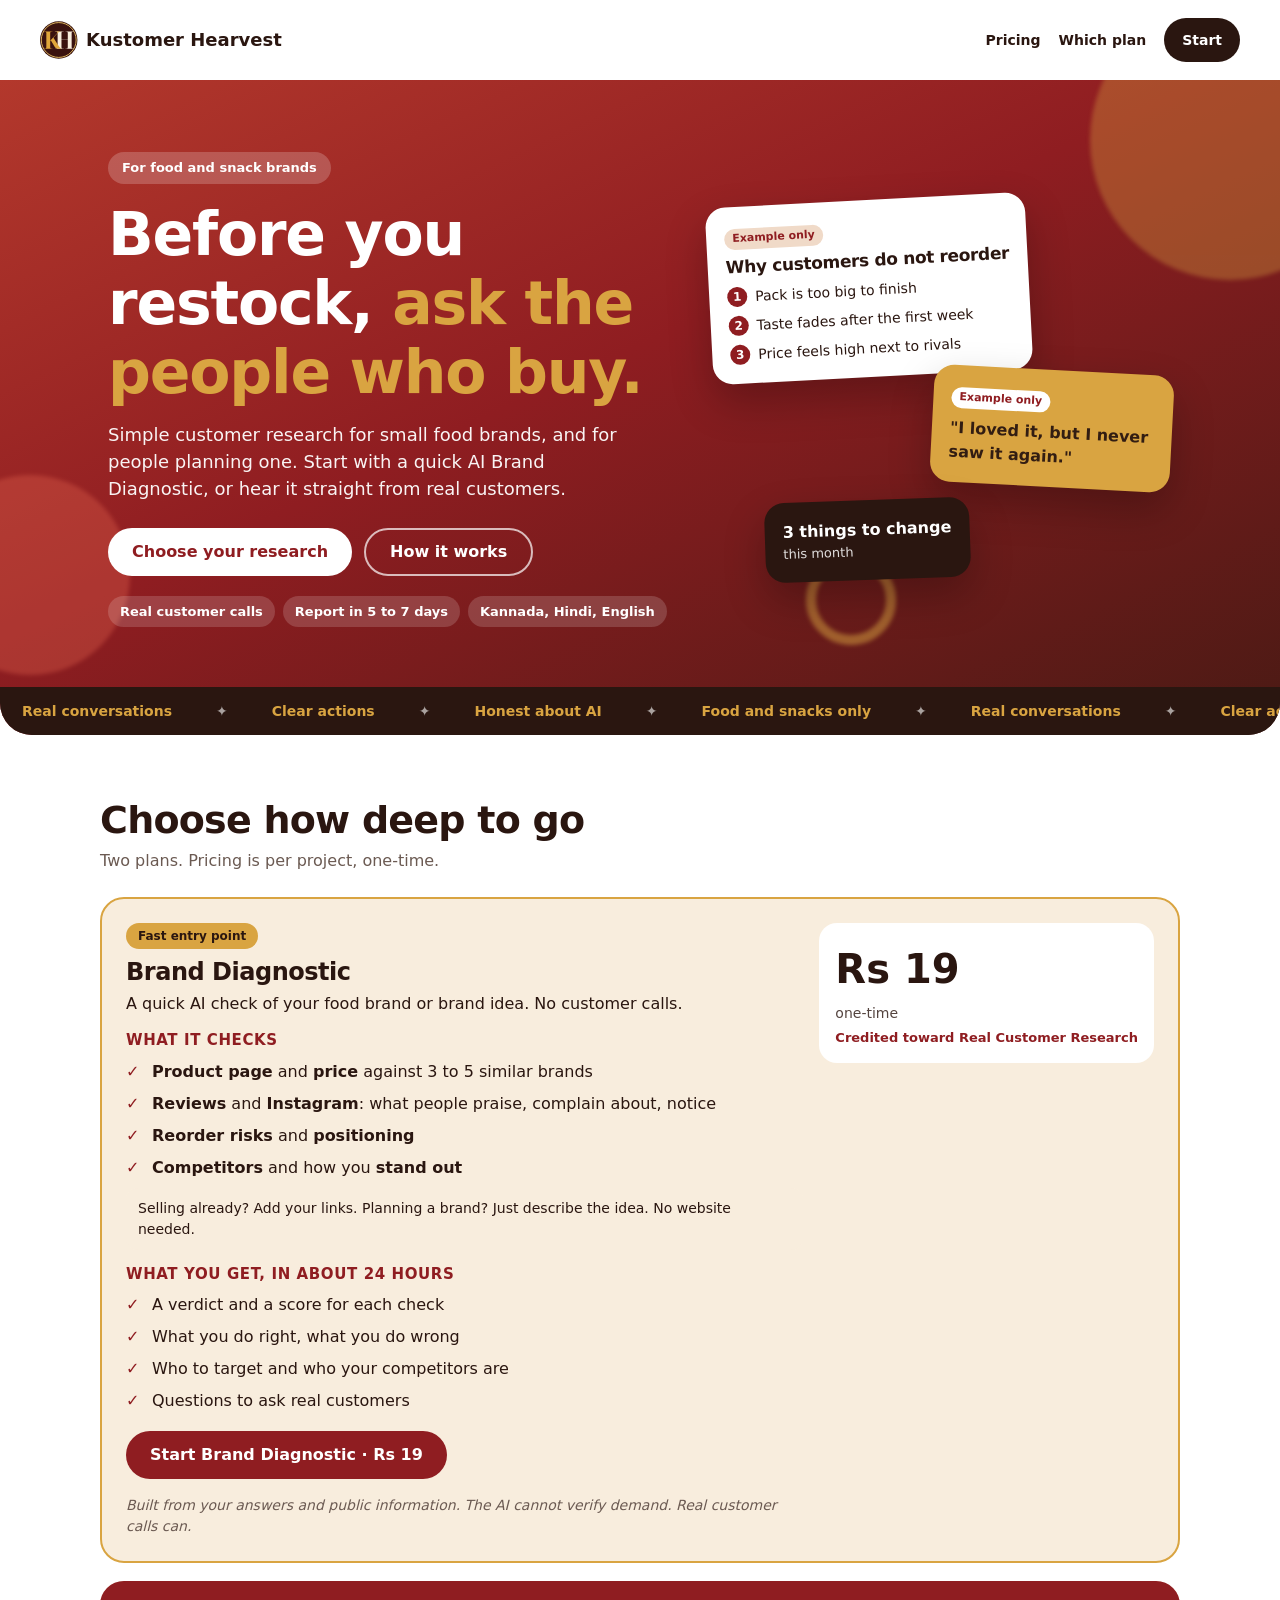
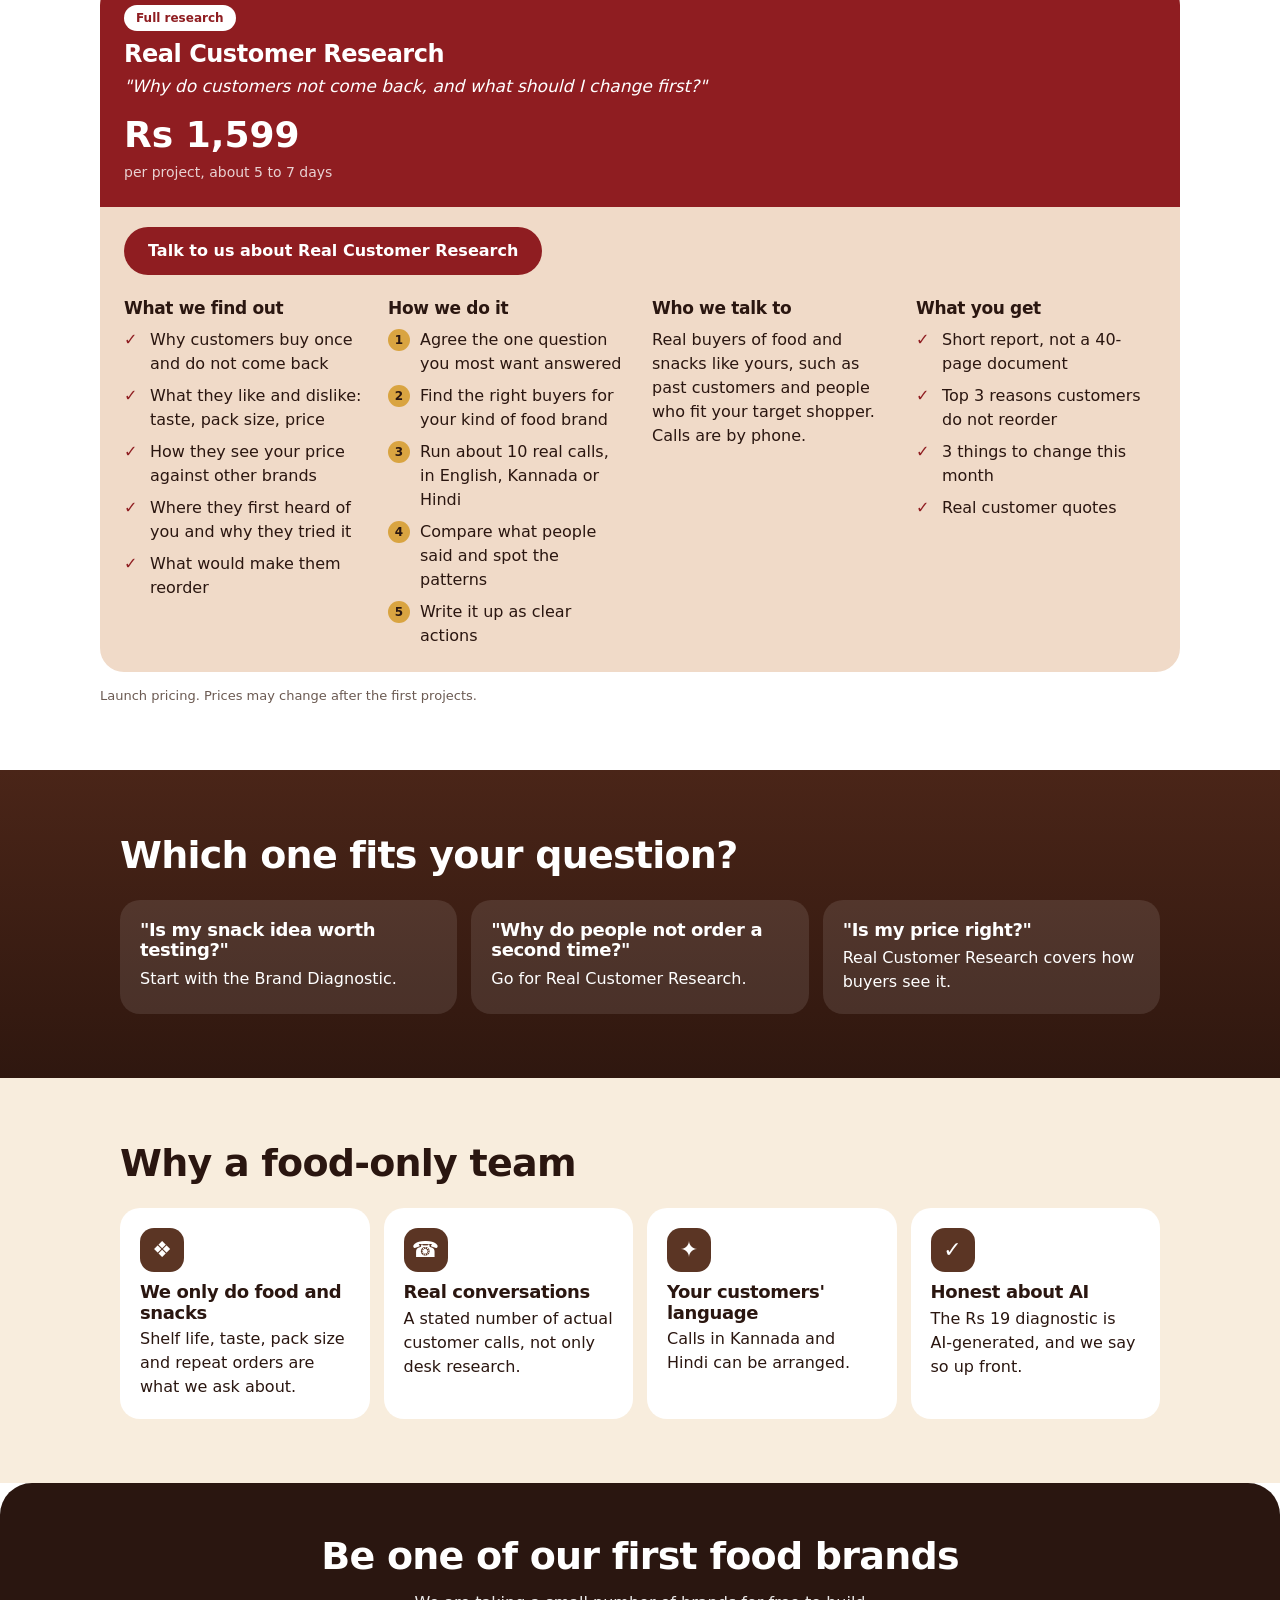
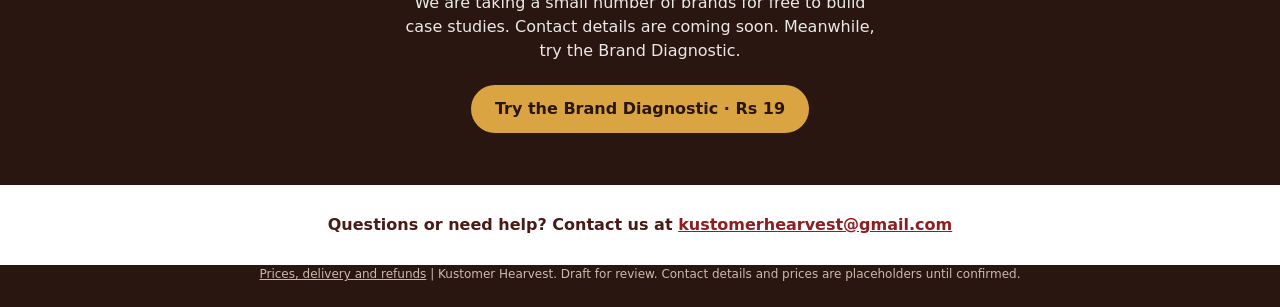
<file: index.html>
<!doctype html>
<html lang="en">
<head>
<meta charset="utf-8">
<meta name="viewport" content="width=device-width, initial-scale=1">
<title>Kustomer Hearvest | Customer research for small food and snack brands</title>
<meta name="description" content="Pick an AI Brand Diagnostic or real conversations with your buyers. Customer research for small food and snack brands.">
<link rel="icon" type="image/svg+xml" href="logo-mark.svg">
<link rel="stylesheet" href="style.css">
</head>
<body>
<header class="top">
  <a class="logo" href="index.html" data-go="home"><img class="mk" src="logo-mark.svg" alt="" width="38" height="38"><span class="nm">Kustomer Hearvest</span></a>
  <nav><a href="#plans" data-anchor="plans">Pricing</a><a href="#fit" data-anchor="fit">Which plan</a><a class="pill" href="diagnostic.html" data-go="diagnostic">Start</a></nav>
</header>

<section class="hero">
  <span class="blob b1"></span><span class="blob b2"></span><span class="blob b3"></span>
  <div class="hero-in">
    <div class="hero-copy">
      <span class="badge">For food and snack brands</span>
      <h1>Before you restock, <em>ask the people who buy.</em></h1>
      <p>Simple customer research for small food brands, and for people planning one. Start with a quick AI Brand Diagnostic, or hear it straight from real customers.</p>
      <div class="cta"><a class="btn btn-light" href="#plans" data-anchor="plans">Choose your research</a><a class="btn btn-ghost" href="#how" data-anchor="how">How it works</a></div>
      <ul class="chips"><li>Real customer calls</li><li>Report in 5 to 7 days</li><li>Kannada, Hindi, English</li></ul>
    </div>
    <div class="hero-art" aria-hidden="true">
      <div class="card c-main">
        <span class="eg">Example only</span>
        <h3>Why customers do not reorder</h3>
        <ol><li>Pack is too big to finish</li><li>Taste fades after the first week</li><li>Price feels high next to rivals</li></ol>
      </div>
      <div class="card c-quote">
        <span class="eg">Example only</span>
        <p>"I loved it, but I never saw it again."</p>
      </div>
      <div class="card c-fix"><strong>3 things to change</strong><span>this month</span></div>
    </div>
  </div>
  <div class="ribbon"><div class="track"><span>Real conversations</span><span>Clear actions</span><span>Honest about AI</span><span>Food and snacks only</span><span>Real conversations</span><span>Clear actions</span><span>Honest about AI</span><span>Food and snacks only</span></div></div>
</section>

<main>
<section class="sec" id="plans">
  <h2>Choose how deep to go</h2>
  <p class="sub">Two plans. Pricing is per project, one-time.</p>

  <article class="banner">
    <div>
      <span class="tag">Fast entry point</span>
      <h3>Brand Diagnostic</h3>
      <p>A quick AI check of your food brand or brand idea. No customer calls.</p>
      <h4 class="mini">What it checks</h4>
      <ul class="checks">
        <li><strong>Product page</strong> and <strong>price</strong> against 3 to 5 similar brands</li>
        <li><strong>Reviews</strong> and <strong>Instagram</strong>: what people praise, complain about, notice</li>
        <li><strong>Reorder risks</strong> and <strong>positioning</strong></li>
        <li><strong>Competitors</strong> and how you <strong>stand out</strong></li>
      </ul>
      <p class="pathnote">Selling already? Add your links. Planning a brand? Just describe the idea. No website needed.</p>
      <h4 class="mini">What you get, in about 24 hours</h4>
      <ul class="checks">
        <li>A verdict and a score for each check</li>
        <li>What you do right, what you do wrong</li>
        <li>Who to target and who your competitors are</li>
        <li>Questions to ask real customers</li>
      </ul>
      <a class="btn btn-red btn-in" href="diagnostic.html" data-go="diagnostic">Start Brand Diagnostic &middot; Rs 19</a>
      <p class="limit">Built from your answers and public information. The AI cannot verify demand. Real customer calls can.</p>
    </div>
    <div class="bprice"><span class="price">Rs 19</span><span class="per">one-time</span><span class="credit">Credited toward Real Customer Research</span></div>
  </article>

  <article class="plan">
    <div class="plan-head">
      <span class="tag tag-w">Full research</span>
      <h3>Real Customer Research</h3>
      <p class="quote">"Why do customers not come back, and what should I change first?"</p>
      <div class="price">Rs 1,599 <span class="per">per project, about 5 to 7 days</span></div>
    </div>
    <div class="plan-cta"><a class="btn btn-light" href="book-research.html" data-go="research">Talk to us about Real Customer Research</a></div>
    <div class="cols">
      <div><h4>What we find out</h4><ul class="checks">
        <li>Why customers buy once and do not come back</li>
        <li>What they like and dislike: taste, pack size, price</li>
        <li>How they see your price against other brands</li>
        <li>Where they first heard of you and why they tried it</li>
        <li>What would make them reorder</li></ul></div>
      <div id="how"><h4>How we do it</h4><ol class="steps">
        <li>Agree the one question you most want answered</li>
        <li>Find the right buyers for your kind of food brand</li>
        <li>Run about 10 real calls, in English, Kannada or Hindi</li>
        <li>Compare what people said and spot the patterns</li>
        <li>Write it up as clear actions</li></ol></div>
      <div><h4>Who we talk to</h4><p>Real buyers of food and snacks like yours, such as past customers and people who fit your target shopper. Calls are by phone.</p></div>
      <div><h4>What you get</h4><ul class="checks">
        <li>Short report, not a 40-page document</li>
        <li>Top 3 reasons customers do not reorder</li>
        <li>3 things to change this month</li>
        <li>Real customer quotes</li></ul></div>
    </div>
  </article>
  <p class="fine">Launch pricing. Prices may change after the first projects.</p>
</section>

<section class="sec dark" id="fit">
  <h2>Which one fits your question?</h2>
  <div class="grid3">
    <div class="tile"><h3>"Is my snack idea worth testing?"</h3><p>Start with the Brand Diagnostic.</p></div>
    <div class="tile"><h3>"Why do people not order a second time?"</h3><p>Go for Real Customer Research.</p></div>
    <div class="tile"><h3>"Is my price right?"</h3><p>Real Customer Research covers how buyers see it.</p></div>
  </div>
</section>

<section class="sec cream">
  <h2>Why a food-only team</h2>
  <div class="grid2">
    <div class="feat"><span class="ico">&#10070;</span><h3>We only do food and snacks</h3><p>Shelf life, taste, pack size and repeat orders are what we ask about.</p></div>
    <div class="feat"><span class="ico">&#9742;</span><h3>Real conversations</h3><p>A stated number of actual customer calls, not only desk research.</p></div>
    <div class="feat"><span class="ico">&#10022;</span><h3>Your customers' language</h3><p>Calls in Kannada and Hindi can be arranged.</p></div>
    <div class="feat"><span class="ico">&#10003;</span><h3>Honest about AI</h3><p>The Rs 19 diagnostic is AI-generated, and we say so up front.</p></div>
  </div>
</section>

<section class="final" id="start">
  <h2>Be one of our first food brands</h2>
  <p>We are taking a small number of brands for free to build case studies. Contact details are coming soon. Meanwhile, try the Brand Diagnostic.</p>
  <a class="btn btn-gold" href="diagnostic.html" data-go="diagnostic">Try the Brand Diagnostic &middot; Rs 19</a>
</section>
</main>
<p class="contactline">Questions or need help? Contact us at <a href="mailto:kustomerhearvest@gmail.com">kustomerhearvest@gmail.com</a></p>
<footer class="foot"><a href="policies.html" style="color:inherit">Prices, delivery and refunds</a> | Kustomer Hearvest. Draft for review. Contact details and prices are placeholders until confirmed.</footer>
</body>
</html>
</file>
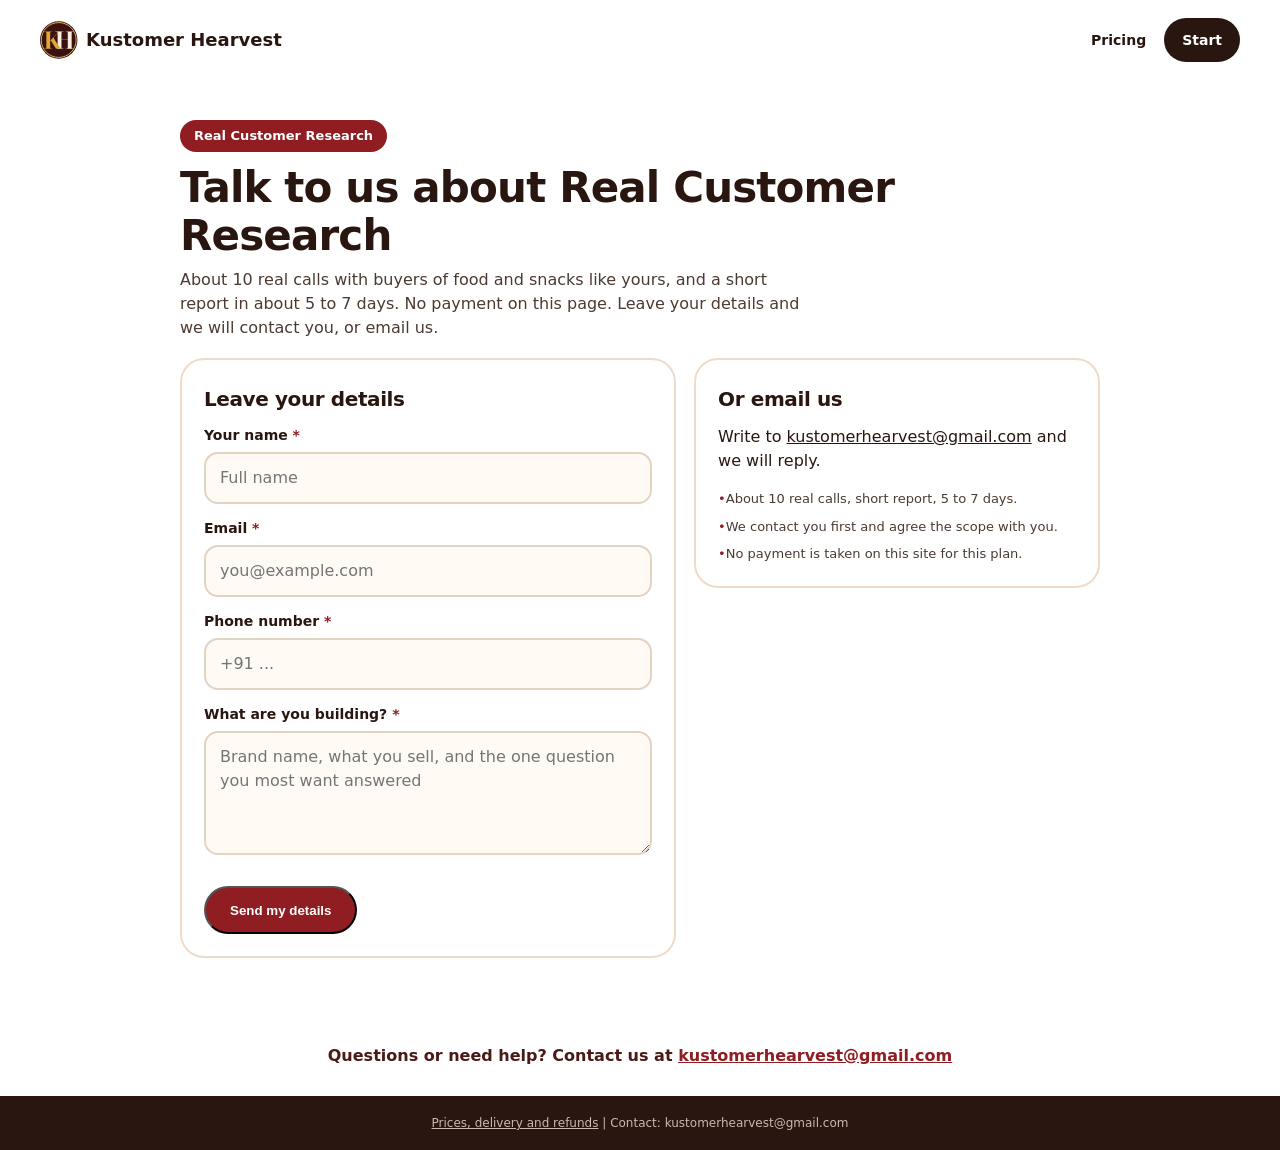
<file: book-research.html>
<!doctype html>
<html lang="en">
<head>
<meta charset="utf-8">
<meta name="viewport" content="width=device-width, initial-scale=1">
<title>Book research | Kustomer Hearvest</title>
<meta name="description" content="Pick an AI Brand Diagnostic or real conversations with your buyers. Customer research for small food and snack brands.">
<link rel="icon" type="image/svg+xml" href="logo-mark.svg">
<link rel="stylesheet" href="style.css">
</head>
<body>
<header class="top">
  <a class="logo" href="index.html" data-go="home"><img class="mk" src="logo-mark.svg" alt="" width="38" height="38"><span class="nm">Kustomer Hearvest</span></a>
  <nav><a href="index.html#plans" data-go="home" data-anchor="plans">Pricing</a><a class="pill" href="diagnostic.html" data-go="diagnostic">Start</a></nav>
</header>
<main class="flow">
<section class="fl-head"><span class="badge badge-r">Real Customer Research</span><h1>Talk to us about Real Customer Research</h1>
<p>About 10 real calls with buyers of food and snacks like yours, and a short report in about 5 to 7 days. No payment on this page. Leave your details and we will contact you, or email us.</p></section>
<div class="split">
<form class="formcard" id="lead">
<h2>Leave your details</h2>
<label class="fld"><span class="lab">Your name <b>*</b></span><input type="text" name="name" maxlength="80" placeholder="Full name"></label>
<label class="fld"><span class="lab">Email <b>*</b></span><input type="email" name="email" maxlength="120" placeholder="you@example.com"></label>
<label class="fld"><span class="lab">Phone number <b>*</b></span><input type="tel" name="phone" maxlength="20" placeholder="+91 ..."></label>
<label class="fld"><span class="lab">What are you building? <b>*</b></span><textarea name="msg" rows="4" maxlength="600" placeholder="Brand name, what you sell, and the one question you most want answered"></textarea></label>
<p class="fine" id="leadmsg" role="status"></p>
<button class="btn btn-red" type="submit" id="leadbtn">Send my details</button>
</form>
<section class="formcard">
<h2>Or email us</h2>
<p>Write to <a href="mailto:kustomerhearvest@gmail.com">kustomerhearvest@gmail.com</a> and we will reply.</p>
<ul class="trust"><li>About 10 real calls, short report, 5 to 7 days.</li><li>We contact you first and agree the scope with you.</li><li>No payment is taken on this site for this plan.</li></ul>
</section>
</div>
</main>
<script>
(function(){
var f=document.getElementById("lead"),m=document.getElementById("leadmsg"),btn=document.getElementById("leadbtn");
f.addEventListener("submit",function(e){e.preventDefault();
var d={name:f.name.value.trim(),email:f.email.value.trim(),phone:f.phone.value.trim(),msg:f.msg.value.trim()};
if(!d.name||!/^[^@\s]+@[^@\s]+\.[^@\s]+$/.test(d.email)||d.phone.replace(/\D/g,"").length<8||d.msg.length<3){m.textContent="Please fill in your name, a valid email, your phone number and a line about your brand.";return;}
btn.disabled=true;m.textContent="Sending...";
fetch("https://kustomer-hearvest-api.prakruthigowda2005.workers.dev/lead",{method:"POST",headers:{"content-type":"application/json"},body:JSON.stringify(d)})
.then(function(r){return r.json().then(function(j){return {ok:r.ok,j:j};});})
.then(function(x){if(x.ok){f.innerHTML="<h2>Thanks, we have your details.</h2><p>We will email you soon. You can also write to kustomerhearvest@gmail.com.</p>";}else{btn.disabled=false;m.textContent=x.j.error||"Could not send. Please email kustomerhearvest@gmail.com.";}})
.catch(function(){btn.disabled=false;m.textContent="Could not send. Please email kustomerhearvest@gmail.com.";});
});})();
</script>
<p class="contactline">Questions or need help? Contact us at <a href="mailto:kustomerhearvest@gmail.com">kustomerhearvest@gmail.com</a></p>
<footer class="foot dark-foot"><a href="policies.html" style="color:inherit">Prices, delivery and refunds</a> | Contact: kustomerhearvest@gmail.com</footer>
</body>
</html>
</file>
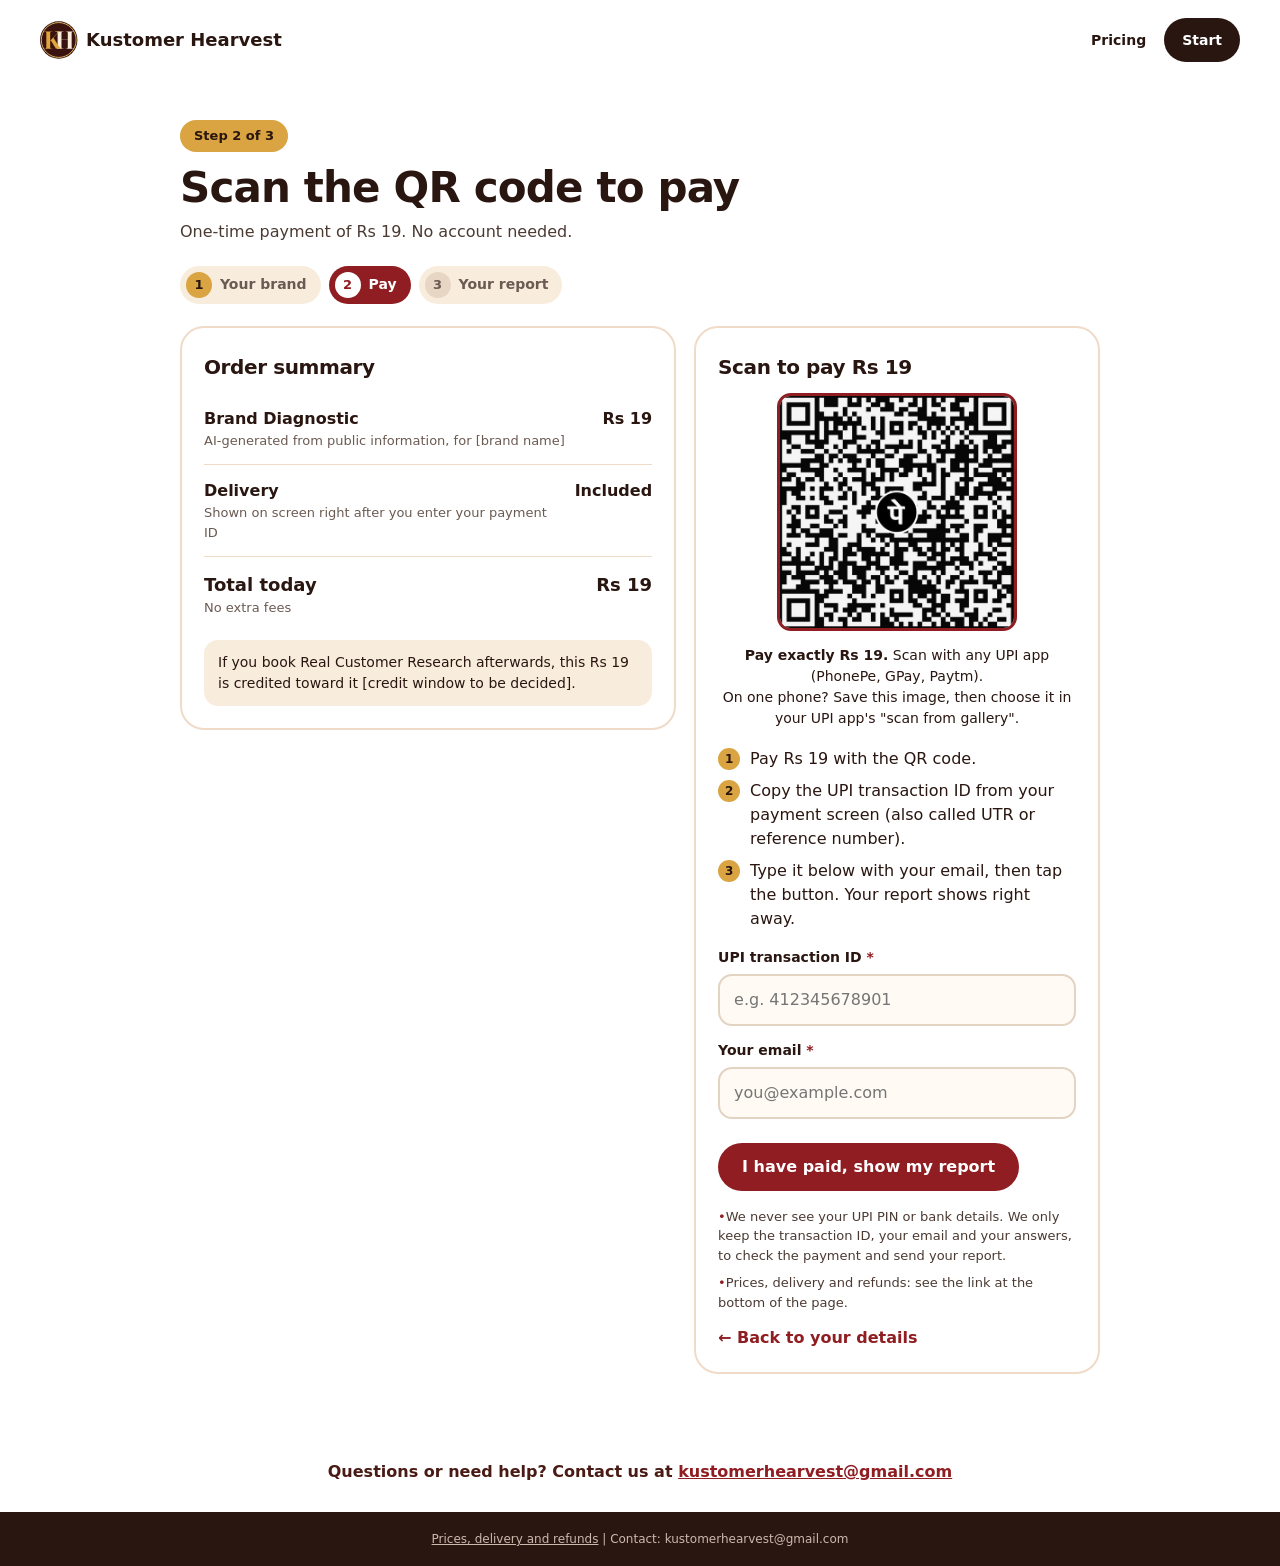
<file: checkout.html>
<!doctype html>
<html lang="en">
<head>
<meta charset="utf-8">
<meta name="viewport" content="width=device-width, initial-scale=1">
<title>Payment | Kustomer Hearvest</title>
<meta name="description" content="Pick an AI Brand Diagnostic or real conversations with your buyers. Customer research for small food and snack brands.">
<link rel="icon" type="image/svg+xml" href="logo-mark.svg">
<link rel="stylesheet" href="style.css">
</head>
<body>
<header class="top">
  <a class="logo" href="index.html" data-go="home"><img class="mk" src="logo-mark.svg" alt="" width="38" height="38"><span class="nm">Kustomer Hearvest</span></a>
  <nav><a href="index.html#plans" data-go="home" data-anchor="plans">Pricing</a><a class="pill" href="diagnostic.html" data-go="diagnostic">Start</a></nav>
</header>
<main class="flow">
<section class="fl-head"><span class="badge badge-d">Step 2 of 3</span><h1>Scan the QR code to pay</h1>
<p>One-time payment of Rs 19. No account needed.</p></section>
<ol class="stepper"><li class="done"><span>1</span>Your brand</li><li class="on"><span>2</span>Pay</li><li class=""><span>3</span>Your report</li></ol>
<div class="split">
<section class="formcard">
<h2>Order summary</h2>
<div class="sumrow"><div><strong>Brand Diagnostic</strong><small>AI-generated from public information, for [brand name]</small></div><b>Rs 19</b></div>
<div class="sumrow"><div><strong>Delivery</strong><small>Shown on screen right after you enter your payment ID</small></div><b>Included</b></div>
<div class="sumrow tot"><div><strong>Total today</strong><small>No extra fees</small></div><b>Rs 19</b></div>
<p class="credit-note">If you book Real Customer Research afterwards, this Rs 19 is credited toward it [credit window to be decided].</p>
</section>
<section class="formcard">
<h2>Scan to pay Rs 19</h2>
<div class="qrwrap"><img class="qrimg" src="[data-uri]" alt="UPI QR code to pay Rs 19" width="240" height="238">
<p class="qrnote"><b>Pay exactly Rs 19.</b> Scan with any UPI app (PhonePe, GPay, Paytm).<br>On one phone? Save this image, then choose it in your UPI app's "scan from gallery".</p></div>
<ol class="steps"><li>Pay Rs 19 with the QR code.</li><li>Copy the UPI transaction ID from your payment screen (also called UTR or reference number).</li><li>Type it below with your email, then tap the button. Your report shows right away.</li></ol>
<label class="fld"><span class="lab">UPI transaction ID <b>*</b></span><input type="text" id="khtxn" autocomplete="off" placeholder="e.g. 412345678901"></label>
<label class="fld"><span class="lab">Your email <b>*</b></span><input type="email" id="khemail" placeholder="you@example.com"></label>
<p class="fine" id="kherr" style="color:#8f1d21;font-weight:700"></p>
<a class="btn btn-red" href="status.html" data-go="status" id="khpaid">I have paid, show my report</a>
<ul class="trust"><li>We never see your UPI PIN or bank details. We only keep the transaction ID, your email and your answers, to check the payment and send your report.</li><li>Prices, delivery and refunds: see the link at the bottom of the page.</li></ul>
<a class="back" href="diagnostic.html" data-go="diagnostic">&larr; Back to your details</a>
</section>
</div>
</main>
<p class="contactline">Questions or need help? Contact us at <a href="mailto:kustomerhearvest@gmail.com">kustomerhearvest@gmail.com</a></p>
<footer class="foot dark-foot"><a href="policies.html" style="color:inherit">Prices, delivery and refunds</a> | Contact: kustomerhearvest@gmail.com</footer>
<script src="app.js"></script>
</body>
</html>
</file>
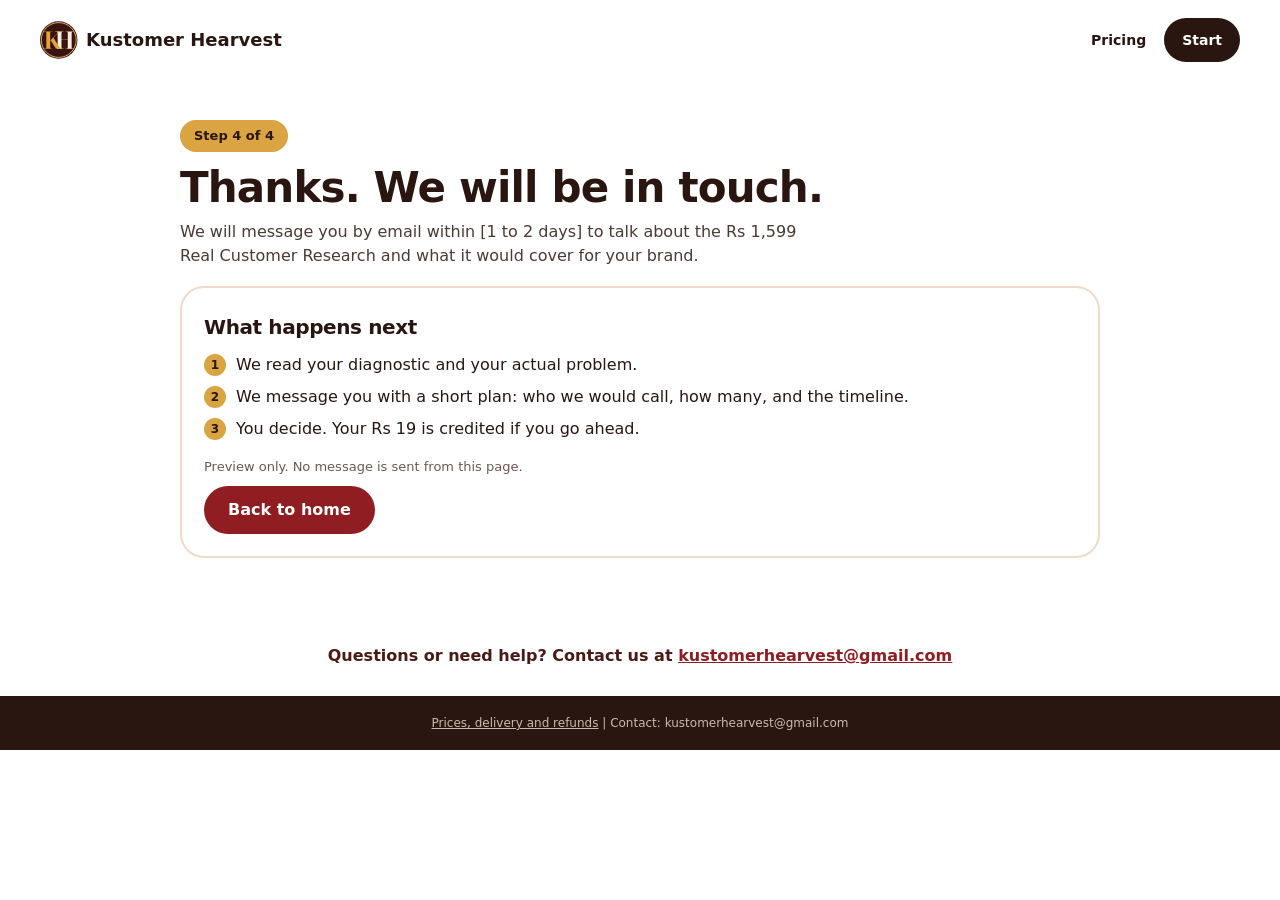
<file: contact.html>
<!doctype html>
<html lang="en">
<head>
<meta charset="utf-8">
<meta name="viewport" content="width=device-width, initial-scale=1">
<title>Payment | Kustomer Hearvest</title>
<meta name="description" content="Pick an AI Brand Diagnostic or real conversations with your buyers. Customer research for small food and snack brands.">
<link rel="icon" type="image/svg+xml" href="logo-mark.svg">
<link rel="stylesheet" href="style.css">
</head>
<body>
<header class="top">
  <a class="logo" href="index.html" data-go="home"><img class="mk" src="logo-mark.svg" alt="" width="38" height="38"><span class="nm">Kustomer Hearvest</span></a>
  <nav><a href="index.html#plans" data-go="home" data-anchor="plans">Pricing</a><a class="pill" href="diagnostic.html" data-go="diagnostic">Start</a></nav>
</header>
<main class="flow">
<section class="fl-head"><span class="badge badge-d">Step 4 of 4</span><h1>Thanks. We will be in touch.</h1>
<p>We will message you by email within [1 to 2 days] to talk about the Rs 1,599 Real Customer Research and what it would cover for your brand.</p></section>
<div class="formcard"><h2>What happens next</h2><ol class="steps"><li>We read your diagnostic and your actual problem.</li><li>We message you with a short plan: who we would call, how many, and the timeline.</li><li>You decide. Your Rs 19 is credited if you go ahead.</li></ol>
<p class="fine">Preview only. No message is sent from this page.</p>
<a class="btn btn-red" href="index.html" data-go="home">Back to home</a></div>
</main>
<p class="contactline">Questions or need help? Contact us at <a href="mailto:kustomerhearvest@gmail.com">kustomerhearvest@gmail.com</a></p>
<footer class="foot dark-foot"><a href="policies.html" style="color:inherit">Prices, delivery and refunds</a> | Contact: kustomerhearvest@gmail.com</footer>
</body>
</html>
</file>
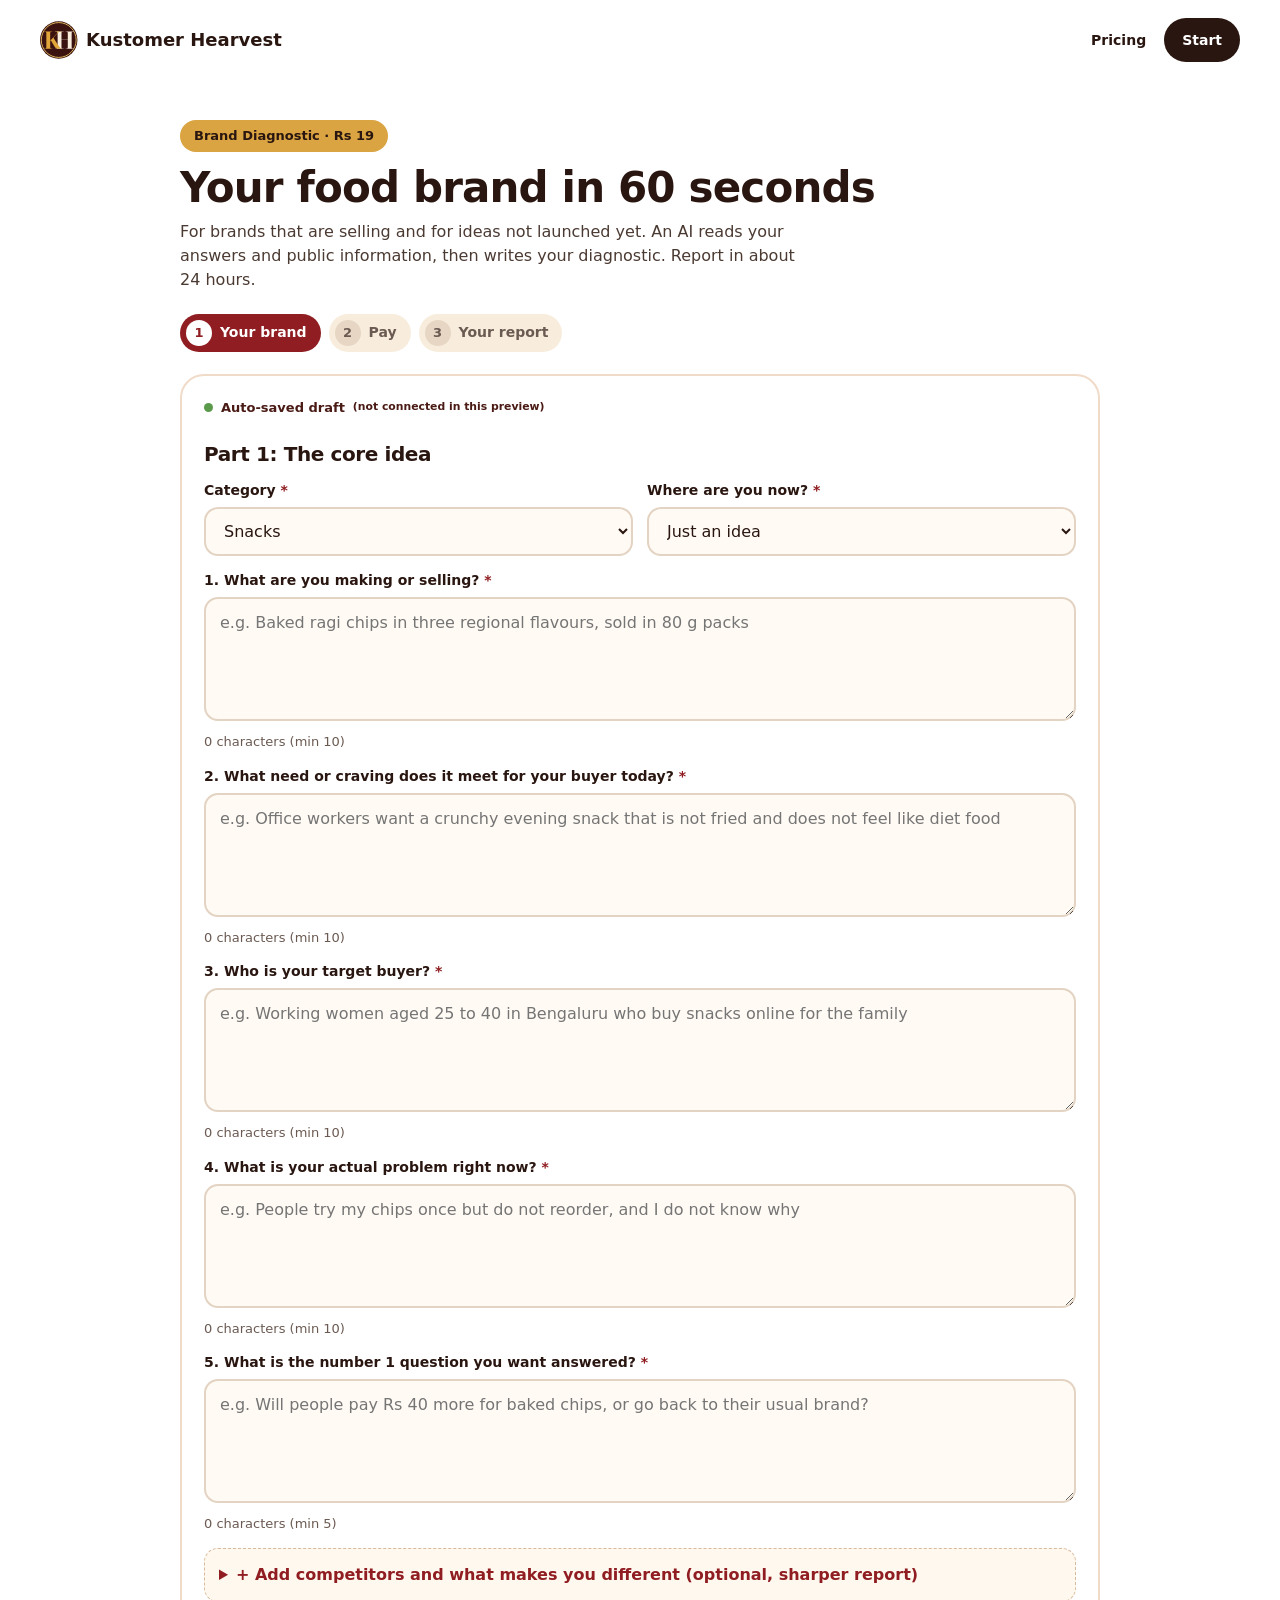
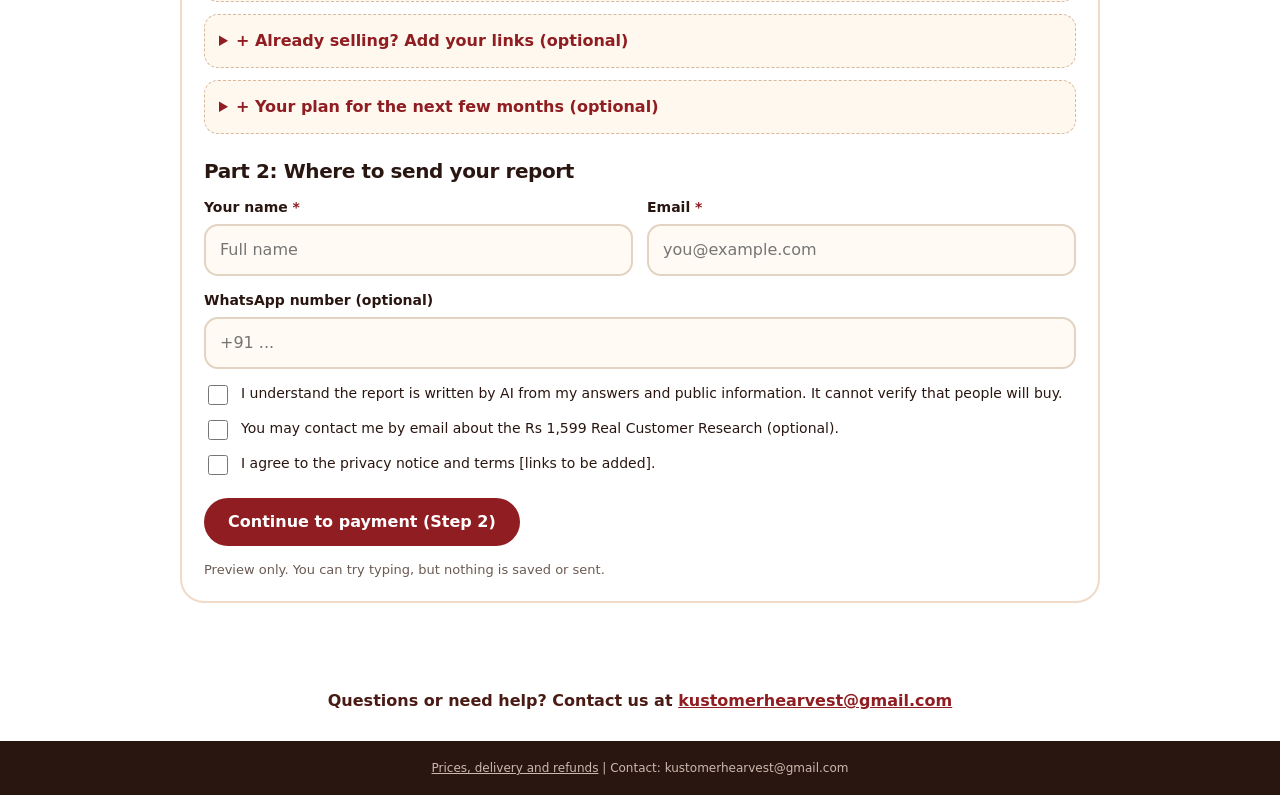
<file: diagnostic.html>
<!doctype html>
<html lang="en">
<head>
<meta charset="utf-8">
<meta name="viewport" content="width=device-width, initial-scale=1">
<title>Brand Diagnostic | Kustomer Hearvest</title>
<meta name="description" content="Pick an AI Brand Diagnostic or real conversations with your buyers. Customer research for small food and snack brands.">
<link rel="icon" type="image/svg+xml" href="logo-mark.svg">
<link rel="stylesheet" href="style.css">
</head>
<body>
<header class="top">
  <a class="logo" href="index.html" data-go="home"><img class="mk" src="logo-mark.svg" alt="" width="38" height="38"><span class="nm">Kustomer Hearvest</span></a>
  <nav><a href="index.html#plans" data-go="home" data-anchor="plans">Pricing</a><a class="pill" href="diagnostic.html" data-go="diagnostic">Start</a></nav>
</header>
<main class="flow">
<section class="fl-head"><span class="badge badge-d">Brand Diagnostic &middot; Rs 19</span><h1>Your food brand in 60 seconds</h1>
<p>For brands that are selling and for ideas not launched yet. An AI reads your answers and public information, then writes your diagnostic. Report in about 24 hours.</p></section>
<ol class="stepper"><li class="on"><span>1</span>Your brand</li><li class=""><span>2</span>Pay</li><li class=""><span>3</span>Your report</li></ol>
<form class="formcard" onsubmit="return false">
<div class="autosave"><span class="dotg"></span>Auto-saved draft <small>(not connected in this preview)</small></div>
<h2>Part 1: The core idea</h2>
<div class="row2"><label class="fld"><span class="lab">Category <b>*</b></span><select><option>Snacks</option><option>Beverages</option><option>Sweets and desserts</option><option>Spices and masalas</option><option>Ready-to-eat or ready-to-cook</option><option>Bakery</option><option>Health and wellness food</option><option>Other food</option></select></label>
<label class="fld"><span class="lab">Where are you now? <b>*</b></span><select><option>Just an idea</option><option>Making samples</option><option>Ready to launch</option><option>Selling, under 6 months</option><option>Selling, 6 months or more</option></select></label></div>
<label class="fld"><span class="lab">1. What are you making or selling? <b>*</b></span><textarea rows="4" placeholder="e.g. Baked ragi chips in three regional flavours, sold in 80 g packs"></textarea><small class="cc">0 characters (min 10)</small></label>
<label class="fld"><span class="lab">2. What need or craving does it meet for your buyer today? <b>*</b></span><textarea rows="4" placeholder="e.g. Office workers want a crunchy evening snack that is not fried and does not feel like diet food"></textarea><small class="cc">0 characters (min 10)</small></label>
<label class="fld"><span class="lab">3. Who is your target buyer? <b>*</b></span><textarea rows="4" placeholder="e.g. Working women aged 25 to 40 in Bengaluru who buy snacks online for the family"></textarea><small class="cc">0 characters (min 10)</small></label>
<label class="fld"><span class="lab">4. What is your actual problem right now? <b>*</b></span><textarea rows="4" placeholder="e.g. People try my chips once but do not reorder, and I do not know why"></textarea><small class="cc">0 characters (min 10)</small></label>
<label class="fld"><span class="lab">5. What is the number 1 question you want answered? <b>*</b></span><textarea rows="4" placeholder="e.g. Will people pay Rs 40 more for baked chips, or go back to their usual brand?"></textarea><small class="cc">0 characters (min 5)</small></label>
<details class="more"><summary>+ Add competitors and what makes you different (optional, sharper report)</summary>
<label class="fld"><span class="lab">Brands you compete with or compare yourself to</span><input type="text" placeholder="Names or links. Leave blank and the AI finds them."></label>
<label class="fld"><span class="lab">What makes yours different, in your view?</span><textarea rows="4" placeholder="e.g. Millet base, no palm oil, local flavours"></textarea></label>
<label class="fld"><span class="lab">Price and pack size (planned or current)</span><input type="text" placeholder="e.g. Rs 120 for 80 g"></label></details>
<details class="more"><summary>+ Already selling? Add your links (optional)</summary>
<label class="fld"><span class="lab">Website or product page link</span><input type="text" placeholder="https://"></label>
<label class="fld"><span class="lab">Amazon, Swiggy Instamart, Zepto or other product links</span><input type="text" placeholder="One or more links"></label>
<label class="fld"><span class="lab">Instagram handle</span><input type="text" placeholder="@yourbrand"></label>
<label class="fld"><span class="lab">Paste 5 to 10 public reviews</span><textarea rows="4" placeholder="Copy a few from Amazon, Google or Instagram comments."></textarea></label></details>
<details class="more"><summary>+ Your plan for the next few months (optional)</summary>
<label class="fld"><span class="lab">What do you want to achieve in the next 3 to 6 months?</span><textarea rows="4" placeholder="e.g. Reach 500 monthly orders, or launch with my first 200 buyers"></textarea></label>
<label class="fld"><span class="lab">New products you may launch, and where you plan to sell</span><textarea rows="4" placeholder="e.g. A spicy flavour; own website and quick-commerce apps"></textarea></label></details>
<h2>Part 2: Where to send your report</h2>
<div class="row2"><label class="fld"><span class="lab">Your name <b>*</b></span><input type="text" placeholder="Full name"></label><label class="fld"><span class="lab">Email <b>*</b></span><input type="email" placeholder="you@example.com"></label></div>
<label class="fld"><span class="lab">WhatsApp number (optional)</span><input type="tel" placeholder="+91 ..."></label>
<label class="chk"><input type="checkbox"><span>I understand the report is written by AI from my answers and public information. It cannot verify that people will buy.</span></label>
<label class="chk"><input type="checkbox"><span>You may contact me by email about the Rs 1,599 Real Customer Research (optional).</span></label>
<label class="chk"><input type="checkbox"><span>I agree to the privacy notice and terms [links to be added].</span></label>
<a class="btn btn-red" href="checkout.html" data-go="checkout">Continue to payment (Step 2)</a>
<p class="fine">Preview only. You can try typing, but nothing is saved or sent.</p>
</form>
</main>
<p class="contactline">Questions or need help? Contact us at <a href="mailto:kustomerhearvest@gmail.com">kustomerhearvest@gmail.com</a></p>
<footer class="foot dark-foot"><a href="policies.html" style="color:inherit">Prices, delivery and refunds</a> | Contact: kustomerhearvest@gmail.com</footer>
<script src="app.js"></script>
</body>
</html>
</file>
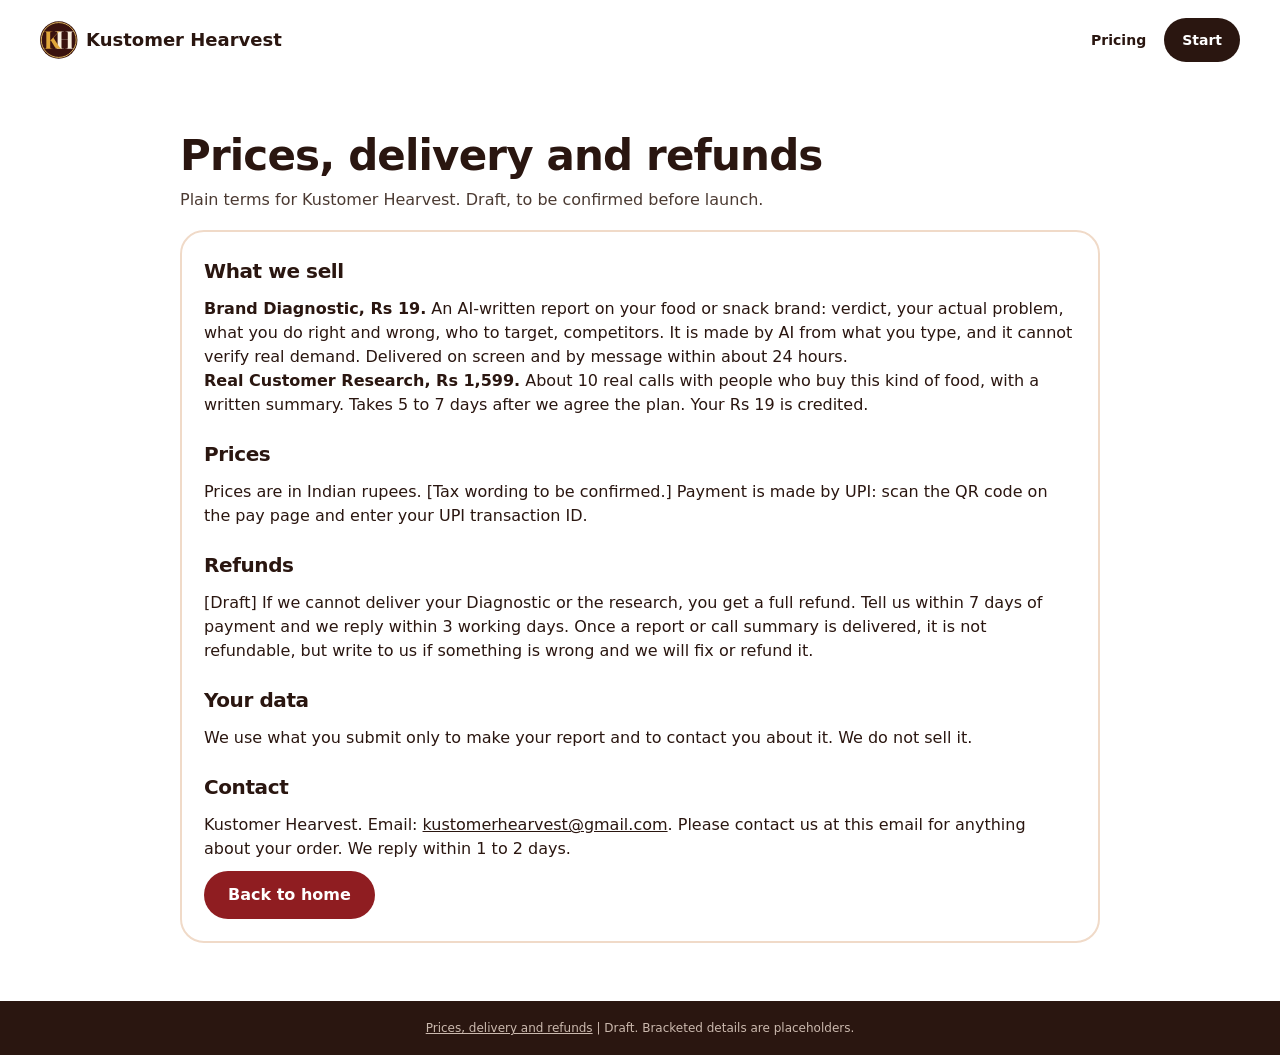
<file: policies.html>
<!doctype html>
<html lang="en">
<head>
<meta charset="utf-8">
<meta name="viewport" content="width=device-width, initial-scale=1">
<title>Prices, delivery and refunds | Kustomer Hearvest</title>
<meta name="description" content="Pick an AI Brand Diagnostic or real conversations with your buyers. Customer research for small food and snack brands.">
<link rel="icon" type="image/svg+xml" href="logo-mark.svg">
<link rel="stylesheet" href="style.css">
</head>
<body>
<header class="top">
  <a class="logo" href="index.html" data-go="home"><img class="mk" src="logo-mark.svg" alt="" width="38" height="38"><span class="nm">Kustomer Hearvest</span></a>
  <nav><a href="index.html#plans" data-go="home" data-anchor="plans">Pricing</a><a class="pill" href="diagnostic.html" data-go="diagnostic">Start</a></nav>
</header>
<main class="flow">
<section class="fl-head"><h1>Prices, delivery and refunds</h1><p>Plain terms for Kustomer Hearvest. Draft, to be confirmed before launch.</p></section>
<div class="formcard"><h2>What we sell</h2>
<p><b>Brand Diagnostic, Rs 19.</b> An AI-written report on your food or snack brand: verdict, your actual problem, what you do right and wrong, who to target, competitors. It is made by AI from what you type, and it cannot verify real demand. Delivered on screen and by message within about 24 hours.</p>
<p><b>Real Customer Research, Rs 1,599.</b> About 10 real calls with people who buy this kind of food, with a written summary. Takes 5 to 7 days after we agree the plan. Your Rs 19 is credited.</p>
<h2>Prices</h2><p>Prices are in Indian rupees. [Tax wording to be confirmed.] Payment is made by UPI: scan the QR code on the pay page and enter your UPI transaction ID.</p>
<h2>Refunds</h2><p>[Draft] If we cannot deliver your Diagnostic or the research, you get a full refund. Tell us within 7 days of payment and we reply within 3 working days. Once a report or call summary is delivered, it is not refundable, but write to us if something is wrong and we will fix or refund it.</p>
<h2>Your data</h2><p>We use what you submit only to make your report and to contact you about it. We do not sell it.</p>
<h2>Contact</h2><p>Kustomer Hearvest. Email: <a href="mailto:kustomerhearvest@gmail.com">kustomerhearvest@gmail.com</a>. Please contact us at this email for anything about your order. We reply within 1 to 2 days.</p>
<a class="btn btn-red" href="index.html" data-go="home">Back to home</a></div>
</main>
<footer class="foot dark-foot"><a href="policies.html">Prices, delivery and refunds</a> | Draft. Bracketed details are placeholders.</footer>
</body>
</html>
</file>
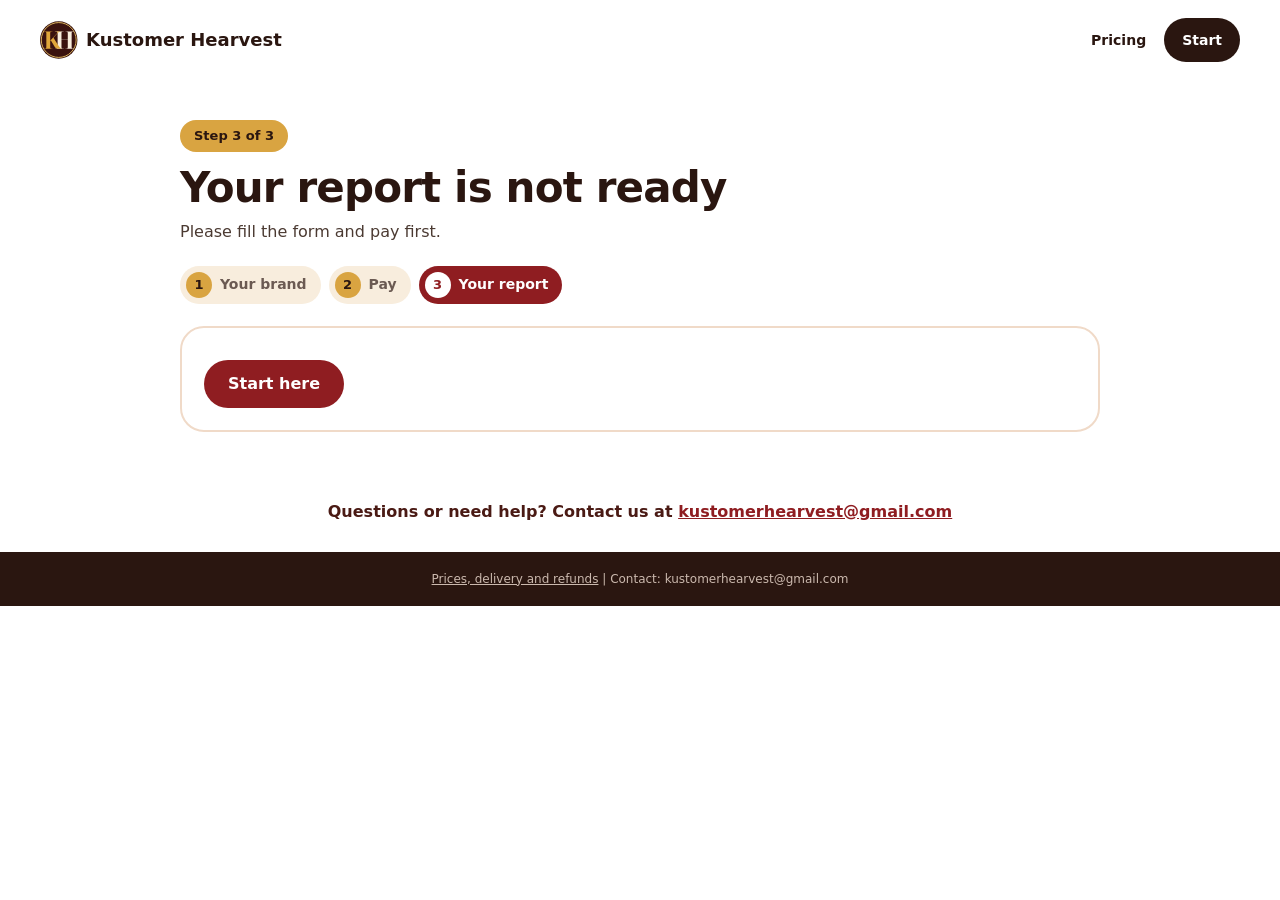
<file: status.html>
<!doctype html>
<html lang="en">
<head>
<meta charset="utf-8">
<meta name="viewport" content="width=device-width, initial-scale=1">
<title>Your report | Kustomer Hearvest</title>
<meta name="description" content="Pick an AI Brand Diagnostic or real conversations with your buyers. Customer research for small food and snack brands.">
<link rel="icon" type="image/svg+xml" href="logo-mark.svg">
<link rel="stylesheet" href="style.css">
</head>
<body>
<header class="top">
  <a class="logo" href="index.html" data-go="home"><img class="mk" src="logo-mark.svg" alt="" width="38" height="38"><span class="nm">Kustomer Hearvest</span></a>
  <nav><a href="index.html#plans" data-go="home" data-anchor="plans">Pricing</a><a class="pill" href="diagnostic.html" data-go="diagnostic">Start</a></nav>
</header>
<main class="flow">
<section class="fl-head"><span class="badge badge-d">Step 3 of 3</span><h1>Payment received. Your report is on its way.</h1>
<p>This is what you get, in about 24 hours, by email and on a private link. The report below is a <b>layout sample with made-up data for a fictional brand</b>. It is not a real brand.</p></section>
<ol class="stepper"><li class="done"><span>1</span>Your brand</li><li class="done"><span>2</span>Pay</li><li class="on"><span>3</span>Your report</li></ol>
<article class="report">
<header><span class="eg">Sample layout, made-up data</span><h2>Brand Diagnostic: Sample Snacks Co</h2><p class="fine">AI-generated from public information. No customer calls.</p></header>
<div class="verdict"><span class="tag">Verdict</span><h3>Fix these first, then research</h3><p>Placeholder: one or two plain lines on whether the brand is ready for research.</p></div>
<div class="planbox"><span class="tag">Your actual problem</span><p><b>You said:</b> [owner's answer]. <b>Likely cause (AI guess):</b> [one line].</p></div>
<div class="rwgrid"><div><h3 class="rh">Doing right</h3><ul class="rw good"><li>Placeholder strength one</li><li>Placeholder strength two</li></ul></div><div><h3 class="rh">Doing wrong</h3><ul class="rw bad"><li>Placeholder weak spot one</li><li>Placeholder weak spot two</li></ul></div></div>
<h3 class="rh">Scores</h3>
<div class="mini-scores"><div><span>Product page</span><b>6/10</b></div><div><span>Price</span><b>5/10</b></div><div><span>Reviews</span><b>7/10</b></div><div><span>Instagram</span><b>4/10</b></div><div><span>Reorder risk</span><b>5/10</b></div><div><span>Positioning</span><b>6/10</b></div></div>
<h3 class="rh">Who to target</h3>
<div class="compbox"><div class="cmp"><b>Best fit: [group] (placeholder)</b><small>Why: [reason]. Reach them via [channel].</small></div><div class="cmp"><b>Avoid for now: [group]</b><small>Why: [reason].</small></div></div>
<h3 class="rh">Competitors and how you stand out</h3>
<div class="compbox"><div class="cmp"><b>Competitor A (placeholder)</b><small>Price [Rs]. Doing: [e.g. Instagram reels, discounts].</small></div><div class="cmp"><b>Competitor B (placeholder)</b><small>Price [Rs]. Doing: [e.g. bundle packs].</small></div><p><b>You stand out by:</b> [one angle, and how easy it is to copy].</p></div>
<h3 class="rh">Ask your customers</h3>
<ul class="checks"><li>Placeholder: why did you buy a second time, or not?</li><li>Placeholder: what would you change about the pack?</li></ul>
<p class="fine">The AI works from your answers and public information. It cannot verify that people will buy.</p>
<div class="reach"><span class="tag">Next step</span><h3>Want Real Customer Research?</h3><p>Email <a href="mailto:kustomerhearvest@gmail.com">kustomerhearvest@gmail.com</a> or leave your name, email and what you are building, and we will contact you. No payment on the site. No obligation.</p>
<a class="btn btn-red" href="book-research.html" data-go="research">Leave my details</a>
<a class="btn btn-ghost-d" href="index.html" data-go="home">Not now</a></div>
<div class="upsell"><div><h3>Want to hear it from real customers?</h3><p>Real Customer Research: about 10 real calls and a short report.</p></div><a class="btn btn-gold" href="book-research.html" data-go="research">Talk to us</a></div>
</article>
</main>
<p class="contactline">Questions or need help? Contact us at <a href="mailto:kustomerhearvest@gmail.com">kustomerhearvest@gmail.com</a></p>
<footer class="foot dark-foot"><a href="policies.html" style="color:inherit">Prices, delivery and refunds</a> | Contact: kustomerhearvest@gmail.com</footer>
<script src="app.js"></script>
</body>
</html>
</file>
<file: style.css>
:root{--red:#8f1d21;--red2:#b3382c;--brown:#4a1a14;--choc:#2a1610;--gold:#d9a441;--cream:#f8eddd;--tan:#f0dac8;--ink:#2a1610}
*{box-sizing:border-box}
html{scroll-behavior:smooth}
body{margin:0;font-family:system-ui,-apple-system,"Segoe UI",Roboto,"Helvetica Neue",Arial,sans-serif;color:var(--ink);line-height:1.5;font-size:16px;background:#fff;overflow-x:hidden}
h1,h2,h3,h4,p,ul,ol{margin:0}
h1,h2,h3,h4{line-height:1.15;letter-spacing:-.02em}
a{color:inherit}
ul,ol{padding:0;list-style:none}
.top{display:flex;justify-content:space-between;align-items:center;padding:14px 20px;position:relative;z-index:5;background:#fff}
.logo{display:flex;align-items:center;gap:8px;font-weight:800;font-size:18px;text-decoration:none}
.dot{width:20px;height:20px;border-radius:50%;background:linear-gradient(135deg,var(--gold),var(--red))}
.top nav{display:flex;align-items:center;gap:18px;font-weight:600;font-size:14px}
.top nav a{text-decoration:none}
.top nav a:not(.pill){display:none}
.pill{background:var(--choc);color:#fff;padding:11px 18px;border-radius:99px;min-height:44px;display:inline-flex;align-items:center}
.hero{position:relative;overflow:hidden;color:#fff;background:linear-gradient(155deg,var(--red2) 0%,var(--red) 45%,var(--brown) 100%);border-radius:0 0 32px 32px}
.blob{position:absolute;border-radius:50%;filter:blur(2px);opacity:.35}
.b1{width:280px;height:280px;background:var(--gold);right:-90px;top:-80px;animation:drift 9s ease-in-out infinite}
.b2{width:200px;height:200px;background:#e5654f;left:-70px;bottom:60px;animation:drift 11s ease-in-out infinite reverse}
.b3{width:90px;height:90px;border:10px solid var(--gold);background:transparent;right:30%;bottom:90px;opacity:.5;animation:drift 7s ease-in-out infinite}
.hero-in{position:relative;display:grid;gap:36px;padding:36px 20px 28px;max-width:1160px;margin:0 auto}
.badge{display:inline-block;background:rgba(255,255,255,.2);padding:6px 14px;border-radius:99px;font-weight:700;font-size:13px}
.hero h1{font-size:clamp(34px,9vw,60px);margin:16px 0 14px;font-weight:800}
.hero h1 em{font-style:normal;color:var(--gold)}
.hero p{font-size:18px;max-width:520px;opacity:.95}
.cta{display:flex;flex-wrap:wrap;gap:12px;margin:26px 0 20px}
.btn{display:inline-flex;align-items:center;justify-content:center;min-height:48px;padding:0 24px;border-radius:99px;font-weight:700;text-decoration:none}
.btn-light{background:#fff;color:var(--red)}
.btn-ghost{border:2px solid rgba(255,255,255,.7);color:#fff}
.btn-gold{background:var(--gold);color:var(--choc)}
.chips{display:flex;flex-wrap:wrap;gap:8px}
.chips li{background:rgba(255,255,255,.16);padding:6px 12px;border-radius:99px;font-size:13px;font-weight:600}
.hero-art{position:relative;min-height:430px}
.card{position:absolute;background:#fff;color:var(--ink);border-radius:20px;padding:18px;box-shadow:0 18px 40px rgba(0,0,0,.25)}
.eg{display:inline-block;font-size:11px;font-weight:700;background:var(--tan);color:var(--red);padding:2px 8px;border-radius:99px;margin-bottom:8px}
.c-main{left:0;top:0;width:min(300px,78%);transform:rotate(-3deg);animation:float 6s ease-in-out infinite}
.c-main h3{font-size:17px;margin-bottom:10px}
.c-main ol{counter-reset:n;display:grid;gap:8px;font-size:14px}
.c-main li{counter-increment:n;padding-left:28px;position:relative}
.c-main li::before{content:counter(n);position:absolute;left:0;top:0;width:20px;height:20px;border-radius:50%;background:var(--red);color:#fff;font-size:12px;font-weight:800;display:flex;align-items:center;justify-content:center}
.c-quote{right:0;top:215px;width:min(220px,62%);transform:rotate(3deg);background:var(--gold);animation:float 7s ease-in-out infinite reverse}
.c-quote .eg{background:#fff}
.c-quote p{font-size:16px;font-weight:700;color:var(--choc)}
.c-fix{left:6%;top:345px;display:flex;flex-direction:column;background:var(--choc);color:#fff;transform:rotate(-2deg);animation:float 8s ease-in-out infinite}
.c-fix span{font-size:13px;opacity:.85}
.ribbon{position:relative;background:var(--choc);overflow:hidden;white-space:nowrap;padding:12px 0}
.track{display:inline-flex;gap:0;animation:slide 28s linear infinite}
.track span{padding:0 22px;font-weight:700;font-size:14px;color:var(--gold)}
.track span::after{content:"\2726";margin-left:44px;color:#fff;opacity:.6}
@keyframes float{50%{translate:0 -10px}}
@keyframes drift{50%{translate:14px 18px}}
@keyframes slide{to{transform:translateX(-50%)}}
@media (prefers-reduced-motion:reduce){*{animation:none!important}}
.sec{padding:44px 20px;max-width:1160px;margin:0 auto}
.sec.dark,.sec.cream{max-width:none;padding-left:0;padding-right:0}
.sec.dark>*,.sec.cream>*{max-width:1120px;margin-left:auto;margin-right:auto;padding-left:20px;padding-right:20px}
.dark{background:linear-gradient(180deg,#4a2518,#2f170f);color:#fff}
.cream{background:var(--cream)}
h2{font-size:clamp(26px,5vw,38px);font-weight:800}
.sub{color:#6b5a52;margin-top:6px}
.banner{margin-top:24px;display:grid;gap:16px;background:var(--cream);border:2px solid var(--gold);border-radius:24px;padding:24px}
.tag{display:inline-block;font-size:12px;font-weight:800;padding:4px 12px;border-radius:99px;background:var(--gold);color:var(--choc)}
.tag-w{background:#fff;color:var(--red)}
.banner h3,.plan-head h3{font-size:24px;margin:10px 0 6px}
.banner p{margin-bottom:14px}
.checks{display:grid;gap:8px}
.checks li{position:relative;padding-left:26px}
.checks li::before{content:"\2713";position:absolute;left:0;font-weight:800;color:var(--red)}
.bprice{display:flex;flex-direction:column;gap:4px;background:#fff;border-radius:18px;padding:16px;align-self:start}
.price{font-size:40px;font-weight:800}
.per{font-size:14px;font-weight:500;opacity:.8}
.credit{font-size:13px;font-weight:700;color:var(--red)}
.plan{margin-top:18px;border-radius:24px;overflow:hidden;background:var(--tan)}
.plan-head{background:var(--red);color:#fff;padding:24px}
.quote{font-style:italic;font-size:17px;margin-top:6px}
.plan-head .price{font-size:36px;margin-top:8px}
.plan-head .per{display:block}
.cols{display:grid;gap:24px;padding:24px}
.cols h4{font-size:17px;margin-bottom:10px}
.steps{counter-reset:s;display:grid;gap:8px}
.steps li{counter-increment:s;position:relative;padding-left:32px}
.steps li::before{content:counter(s);position:absolute;left:0;top:1px;width:22px;height:22px;border-radius:50%;background:var(--gold);color:var(--choc);font-size:12px;font-weight:800;display:flex;align-items:center;justify-content:center}
.fine{margin-top:14px;font-size:13px;color:#6b5a52}
.grid3,.grid2{display:grid;gap:14px;margin-top:22px}
.tile{background:rgba(255,255,255,.1);border-radius:20px;padding:20px}
.tile h3{font-size:18px;margin-bottom:6px}
.feat{background:#fff;border-radius:20px;padding:20px}
.feat h3{font-size:18px;margin:10px 0 4px}
.ico{display:inline-flex;width:44px;height:44px;border-radius:14px;background:#5b3524;color:#fff;align-items:center;justify-content:center;font-size:22px;font-weight:700}
.final{background:var(--choc);color:#fff;text-align:center;padding:52px 20px;border-radius:32px 32px 0 0}
.final p{max-width:480px;margin:12px auto 22px;opacity:.9}
.foot{background:var(--choc);color:#cbb9ae;font-size:12px;text-align:center;padding:0 20px 24px}
@media (min-width:640px){
 .top nav a:not(.pill){display:inline}
 .cols{grid-template-columns:1fr 1fr}
 .grid2{grid-template-columns:1fr 1fr}
}
@media (min-width:768px){
 .top{padding:18px 40px}
 .hero-in{padding:56px 40px 44px}
 .sec{padding:64px 40px}
 .sec.dark>*,.sec.cream>*{padding-left:40px;padding-right:40px}
 .grid3{grid-template-columns:repeat(3,1fr)}
 .banner{grid-template-columns:1fr auto;align-items:center}
 .hero-art{min-height:360px}
 .c-quote{top:150px}
 .c-fix{top:270px;left:12%}
}
@media (min-width:1000px){
 .hero-in{grid-template-columns:1.1fr .9fr;align-items:center;padding:72px 48px 60px}
 .hero-art{min-height:380px}
 .c-main{width:320px}
 .c-quote{top:170px;width:240px}
 .c-fix{top:300px;left:12%}
 .cols{grid-template-columns:repeat(4,1fr)}
 .grid2{grid-template-columns:repeat(4,1fr)}
}
.logo{white-space:nowrap}
.pill{white-space:nowrap}
@media (max-width:400px){
 .logo{font-size:16px}
 .hero-art{min-height:480px}
 .c-quote{top:245px}
 .c-fix{top:390px}
}

.mini{font-size:15px;margin:16px 0 10px;text-transform:uppercase;letter-spacing:.04em;color:var(--red)}
.banner .limit{margin:16px 0 0;font-size:14px;font-style:italic;color:#6b5a52}

/* flow pages */
.flow{max-width:1000px;margin:0 auto;padding:24px 20px 56px}
.fl-head h1{font-size:clamp(28px,6vw,42px);margin:12px 0 8px;font-weight:800}
.fl-head p{max-width:620px;color:#4b3a32}
.badge-d,.badge-r{background:var(--gold);color:var(--choc);display:inline-block;padding:6px 14px;border-radius:99px;font-weight:700;font-size:13px}
.badge-r{background:var(--red);color:#fff}
.stepper{display:flex;gap:8px;margin:22px 0;flex-wrap:wrap}
.stepper li{display:flex;align-items:center;gap:8px;background:var(--cream);border-radius:99px;padding:6px 14px 6px 6px;font-weight:600;font-size:14px;color:#6b5a52}
.stepper li span{width:26px;height:26px;border-radius:50%;background:#e6d6c3;display:flex;align-items:center;justify-content:center;font-size:13px}
.stepper li.on{background:var(--red);color:#fff}.stepper li.on span{background:#fff;color:var(--red)}
.stepper li.done span{background:var(--gold);color:var(--choc)}
.formcard{background:#fff;border:2px solid var(--tan);border-radius:24px;padding:22px;margin-bottom:18px}
.formcard h2{font-size:20px;margin:6px 0 14px}
.formcard h2:not(:first-child){margin-top:26px}
.fld{display:block;margin-bottom:14px}
.lab{display:block;font-weight:700;font-size:14px;margin-bottom:6px}
.lab b{color:var(--red)}
.fld input,.fld select,.fld textarea{width:100%;font:inherit;font-size:16px;padding:12px 14px;border:2px solid #e3d3c2;border-radius:14px;background:#fffaf4;color:var(--ink)}
.fld small{display:block;color:#6b5a52;font-size:13px;margin-top:4px}
.row2{display:grid;gap:0 14px}
.chk{display:flex;gap:10px;align-items:flex-start;margin:10px 0;font-size:14px}
.chk input{width:20px;height:20px;margin-top:2px}
.btn-red{background:var(--red);color:#fff;margin-top:10px}
.btn-disabled{background:#e3d3c2;color:#6b5a52;margin-top:14px;text-align:center;width:100%;min-height:52px;cursor:not-allowed}
.btn-in{margin-top:18px}
.plan-cta{padding:20px 24px 0}
.plan-cta .btn{background:var(--red);color:#fff}
.split{display:grid;gap:18px}
.sumrow{display:flex;justify-content:space-between;gap:12px;padding:14px 0;border-bottom:1px solid var(--tan)}
.sumrow small{display:block;color:#6b5a52;font-size:13px}
.sumrow.tot{border-bottom:0;font-size:18px}
.credit-note{background:var(--cream);border-radius:14px;padding:12px 14px;font-size:14px;margin-top:8px}
.paybox{display:grid;gap:10px}
.pm{border:2px solid var(--tan);border-radius:14px;padding:12px 14px}
.pm small{display:block;color:#6b5a52;font-size:13px}
.trust{margin-top:16px;display:grid;gap:8px;font-size:13px;color:#4b3a32}
.trust li::before{content:"\2022 ";color:var(--red)}
.back{display:inline-block;margin-top:14px;font-weight:700;text-decoration:none;color:var(--red)}
.report{background:#fff;border:2px solid var(--tan);border-radius:24px;padding:22px}
.report header h2{font-size:22px;margin:8px 0 4px}
.verdict{background:var(--red);color:#fff;border-radius:18px;padding:18px;margin:16px 0}
.verdict h3{margin:8px 0 6px;font-size:20px}
.rh{font-size:18px;margin:24px 0 12px}
.scores{display:grid;gap:12px}
.sc{background:var(--cream);border-radius:14px;padding:12px 14px}
.sc-top{display:flex;justify-content:space-between;font-weight:700}
.bar{height:10px;background:#e6d6c3;border-radius:99px;margin:8px 0;overflow:hidden}
.bar i{display:block;height:100%;background:linear-gradient(90deg,var(--gold),var(--red));border-radius:99px}
.sc small{color:#6b5a52;font-size:13px}
.upsell{margin-top:26px;background:var(--choc);color:#fff;border-radius:18px;padding:20px;display:grid;gap:14px}
.upsell p{opacity:.9;margin-top:4px}
.dark-foot{padding:18px 20px;margin-top:0}
@media (min-width:640px){.row2{grid-template-columns:1fr 1fr}.scores{grid-template-columns:1fr 1fr}}
@media (min-width:860px){.split{grid-template-columns:1.1fr .9fr;align-items:start}.upsell{grid-template-columns:1fr auto;align-items:center}.flow{padding:40px}}

.qrwrap{display:grid;gap:14px;justify-items:center;text-align:center;margin-bottom:18px}
.qr{width:210px;height:210px;border-radius:18px;border:3px dashed var(--red);display:flex;flex-direction:column;align-items:center;justify-content:center;gap:6px;color:var(--red);font-weight:800;background:
 repeating-conic-gradient(var(--cream) 0 25%,#fff 0 50%) 0 0/28px 28px}
.qr span{background:#fff;padding:4px 10px;border-radius:8px}.qr small{background:#fff;padding:2px 8px;border-radius:8px;font-weight:600}
.qrnote{font-size:14px}
.sumrow b{white-space:nowrap}
.flow .steps{margin-bottom:16px}
.logo{min-width:0}
.fl-head{margin-bottom:18px}
.btn-gold-d{background:var(--gold);color:var(--choc);cursor:not-allowed;text-align:center}
.planbox{background:#f8eddd;border-left:5px solid #d9a441;border-radius:14px;padding:14px 16px;margin:18px 0}.planbox p{margin:6px 0;font-size:15px}.planbox .tag{display:inline-block;background:#8f1d21;color:#fff;border-radius:99px;padding:3px 10px;font-size:12px;font-weight:700}
.choose{display:grid;gap:14px;margin:6px 0 16px}.choice{display:block;background:#fff8ee;border:2px solid #e8cdb8;border-radius:20px;padding:20px;text-decoration:none;color:#2a1610}.choice h3{margin:8px 0 6px;font-size:21px}.choice p{margin:0 0 10px;color:#4a1a14;line-height:1.5}.choice .go{font-weight:700;color:#8f1d21}.choice .tag{display:inline-block;background:#d9a441;color:#2a1610;border-radius:99px;padding:3px 10px;font-size:12px;font-weight:700}.pathnote{background:#f8eddd;border-radius:12px;padding:10px 12px;font-size:14px;margin:8px 0}.compbox{background:#f8eddd;border-radius:14px;padding:12px 14px;margin:8px 0}.cmp{padding:8px 0;border-bottom:1px solid #e8cdb8}.cmp b{display:block}.cmp small{color:#6a4a3f}.compbox p{margin:10px 0 0;font-size:15px}
@media(min-width:760px){.choose{grid-template-columns:1fr 1fr}}
.more{background:#fff8ee;border:1.5px dashed #d9b99b;border-radius:14px;padding:10px 14px;margin:12px 0}.more summary{font-weight:700;color:#8f1d21;cursor:pointer;padding:4px 0}.more[open] summary{margin-bottom:10px}.cc{display:block;color:#8a6a5c;margin-top:4px}.autosave{display:flex;gap:8px;align-items:center;font-size:13px;font-weight:700;color:#4a1a14;margin-bottom:8px}.dotg{width:9px;height:9px;border-radius:50%;background:#5a9a4a;display:inline-block}
.rw{list-style:none;padding:0;margin:8px 0}.rw li{padding:10px 12px 10px 38px;margin:6px 0;border-radius:12px;position:relative;font-size:15px}.rw.good li{background:#eaf3e2}.rw.good li:before{content:"\2713";position:absolute;left:12px;color:#3d7a2c;font-weight:700}.rw.bad li{background:#fbe6e2}.rw.bad li:before{content:"\2717";position:absolute;left:12px;color:#8f1d21;font-weight:700}.reach{background:#fff8ee;border:2px solid #d9a441;border-radius:18px;padding:16px;margin:18px 0}.reach h3{margin:8px 0}.reach .btn{display:block;text-align:center;margin-top:10px}.reach .tag{display:inline-block;background:#d9a441;border-radius:99px;padding:3px 10px;font-size:12px;font-weight:700}.btn-ghost-d{border:2px solid #8f1d21;color:#8f1d21;background:transparent}
.rwgrid{display:grid;grid-template-columns:1fr 1fr;gap:10px}.rwgrid .rw li{padding:8px 8px 8px 28px;font-size:13px}.rwgrid .rw li:before{left:8px}.rwgrid .rh{font-size:15px}.mini-scores{display:grid;grid-template-columns:1fr 1fr 1fr;gap:8px}.mini-scores div{background:#f8eddd;border-radius:12px;padding:8px 10px;text-align:center}.mini-scores span{display:block;font-size:12px;color:#6a4a3f}.mini-scores b{font-size:18px;color:#8f1d21}

.qrimg{width:240px;height:auto;border-radius:14px;border:3px solid var(--red);background:#fff;object-fit:contain}
.contactline{text-align:center;margin:28px 16px;font-weight:700;color:var(--brown,#4a1a14)}.contactline a{color:var(--red,#8f1d21)}
.mk{width:38px;height:38px;flex:none;display:block}.logo .nm{line-height:1}@media(max-width:420px){.mk{width:32px;height:32px}}
</file>
